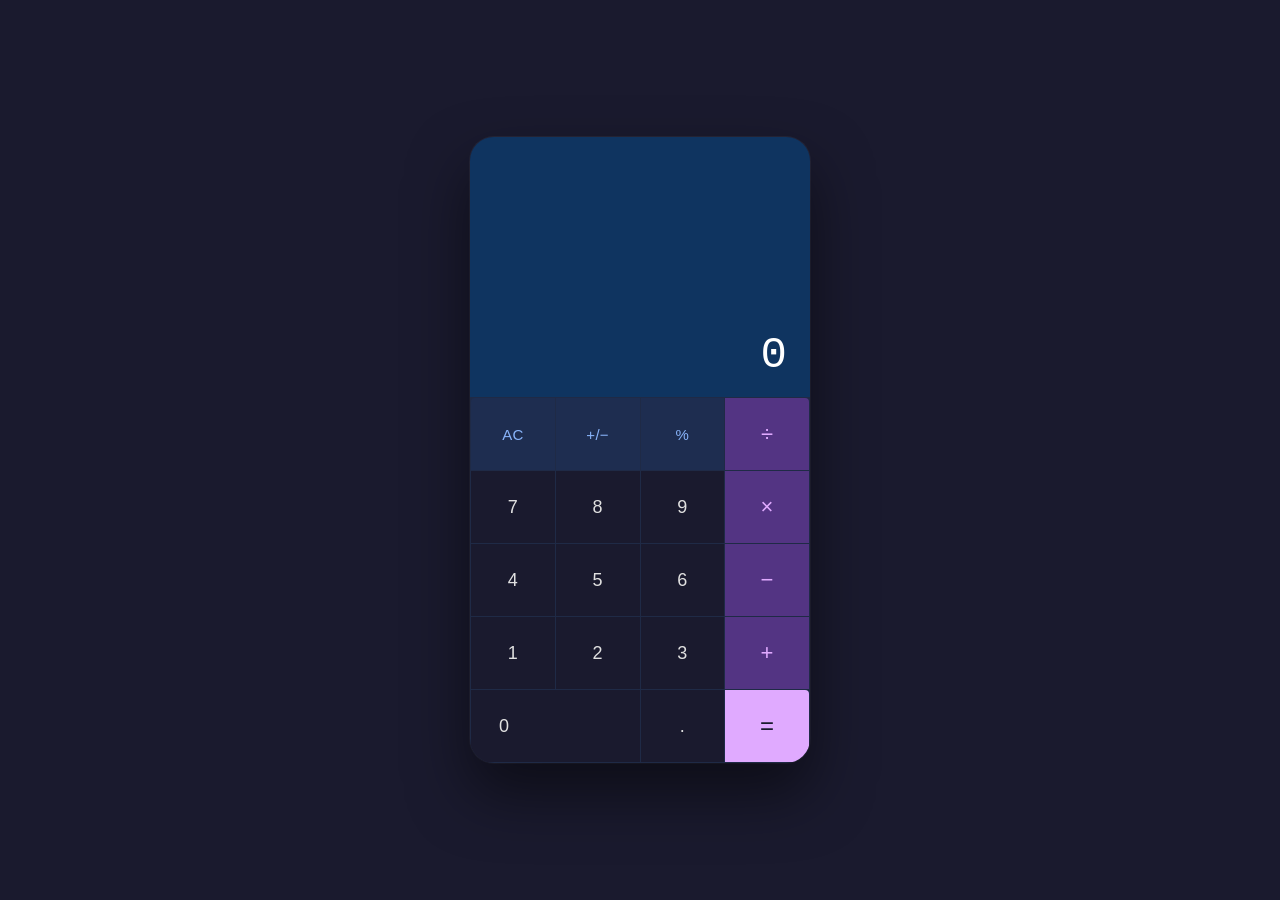
<file: calculator/index.html>
<!DOCTYPE html>
<html lang="en">
<head>
<meta charset="UTF-8" />
<meta name="viewport" content="width=device-width, initial-scale=1.0"/>
<title>Calculator</title>
<link rel="stylesheet" href="style.css">
</head>
<body><div class="calculator" role="application" aria-label="Calculator">
<div class="show">
<div class="show"  id="history"></div>
<div class="show-expression" id="expression"></div>
<div class="show-main"    id="mainDisplay">0</div>
</div>
<div class="keys" id="keypad">
  <button class="key util" data-action="clear">AC</button>
  <button class="key util" data-action="sign">+/−</button>
  <button class="key util" data-action="percent">%</button>
  <button class="key op"   data-action="op" data-val="÷">÷</button>
  <button class="key" data-action="digit" data-val="7">7</button>
  <button class="key" data-action="digit" data-val="8">8</button>
  <button class="key" data-action="digit" data-val="9">9</button>
  <button class="key op" data-action="op" data-val="×">×</button>
  <button class="key" data-action="digit" data-val="4">4</button>
  <button class="key" data-action="digit" data-val="5">5</button>
  <button class="key" data-action="digit" data-val="6">6</button>
  <button class="key op" data-action="op" data-val="−">−</button>
  <button class="key" data-action="digit" data-val="1">1</button>
  <button class="key" data-action="digit" data-val="2">2</button>
  <button class="key" data-action="digit" data-val="3">3</button>
  <button class="key op" data-action="op" data-val="+">+</button>
  <button class="key zero" data-action="digit" data-val="0">0</button>
  <button class="key"      data-action="dot">.</button>
  <button class="key eq"   data-action="equals">=</button>
</div>
</div>
<script src="script.js"></script>
</body>
</html>
</file>
<file: calculator/style.css>
*, *::before, *::after {
 margin: 0;
 padding: 0;
 box-sizing: border-box;
}
body {
  min-height: 100vh;
  display: flex;
  align-items: center;
  justify-content: center;
  background: #1a1a2e;
  font-family: 'Segoe UI', Tahoma, Geneva, Verdana, sans-serif;
}
.calculator {
  width: 340px;
  background: #16213e;
  border-radius: 24px;
  overflow: hidden;
  box-shadow:
  0 30px 60px rgba(0, 0, 0, 0.5),
  0 0 0 1px rgba(255, 255, 255, 0.05);
}
.show {
  padding: 28px 24px 20px;
  background: #0f3460;
  min-height: 140px;
  display: flex;
  flex-direction: column;
  justify-content: flex-end;
  position: relative;
}
.show-history {
  font-size: 13px;
  color: rgba(255, 255, 255, 0.35);
  text-align: right;
  min-height: 18px;
  font-family: 'Courier New', monospace;
  letter-spacing: 0.5px;
  overflow: hidden;
  text-overflow: ellipsis;
  white-space: nowrap;
  direction: rtl;
  margin-bottom: 4px;
}
.show-expression {
  font-size: 14px;
  color: rgba(255, 255, 255, 0.5);
  text-align: right;
  min-height: 20px;
  font-family: 'Courier New', monospace;
  overflow: hidden;
  text-overflow: ellipsis;
  white-space: nowrap;
  direction: rtl;
  margin-bottom: 8px;
}
.show-main {
  font-size: 44px;
  font-weight: 300;
  color: #ffffff;
  text-align: right;
  line-height: 1;
  font-family: 'Courier New', monospace;
  letter-spacing: -1px;
  overflow: hidden;
  text-overflow: ellipsis;
  white-space: nowrap;
  direction: rtl;
  transition: font-size 0.15s ease;
}
.keys {
  display: grid;
  grid-template-columns: repeat(4, 1fr);
  gap: 1px;
  background: rgba(255, 255, 255, 0.04);
  padding: 1px;
}
.key {
  border: none;
  cursor: pointer;
  font-size: 18px;
  font-weight: 400;
  height: 72px;
  display: flex;
  align-items: center;
  justify-content: center;
  transition: background 0.12s ease, transform 0.08s ease;
  user-select: none;
  font-family: 'Segoe UI', sans-serif;
  letter-spacing: 0.3px;
  outline: none;
  background: #1a1a2e;
  color: #e0e0e0;
  border-radius: 0;
}
.key:hover {
  background: #22223a;
}
.key:active {
  transform: scale(0.91);
  background: #2a2a4a;
}
.key.util {
  background: #1e2d50;
  color: #89b4fa;
  font-size: 15px;
  font-weight: 500;
}
.key.util:hover { background: #263660; }

.key.op {
  background: #533483;
  color: #e0aaff;
  font-size: 22px;
  font-weight: 300;
}
.key.op:hover { background: #6040a0; }
.key.op.active-op {
  background: #e0aaff;
  color: #533483;
}
.key.eq {
  background: #e0aaff;
  color: #1a1a2e;
  font-size: 24px;
  font-weight: 400;
}
.key.eq:hover { background: #d08dff; }
.key.eq:active { background: #b87de8; }
.key.zero {
  grid-column: span 2;
  justify-content: flex-start;
  padding-left: 28px;
}
.key.backspace-mode {
  font-size: 20px;
}
.keys .key:nth-child(1)  { border-radius: 4px 0 0 0; }
.keys .key:nth-child(4)  { border-radius: 0 4px 0 0; }
.keys .key:last-child    { border-radius: 0 4px 4px 0; }
.keys .key.zero          { border-radius: 0 0 0 4px; }
</file>
